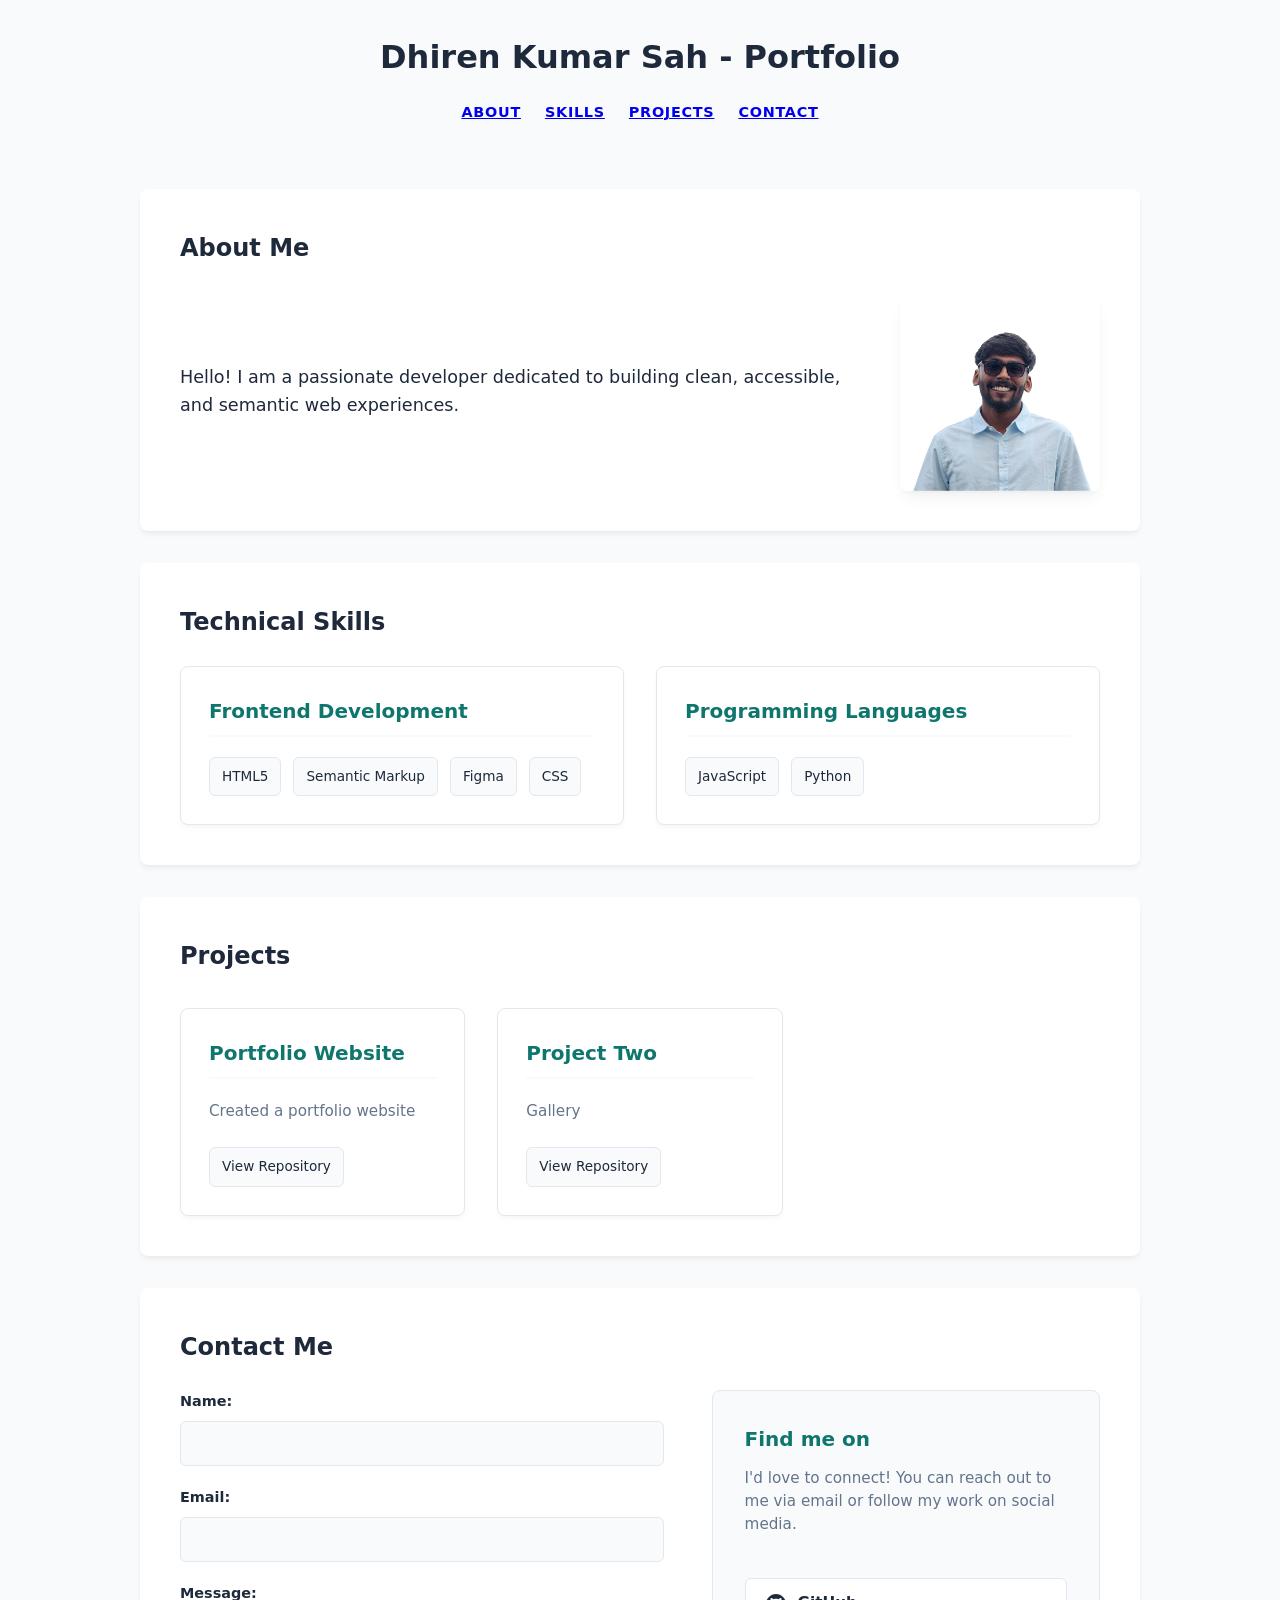
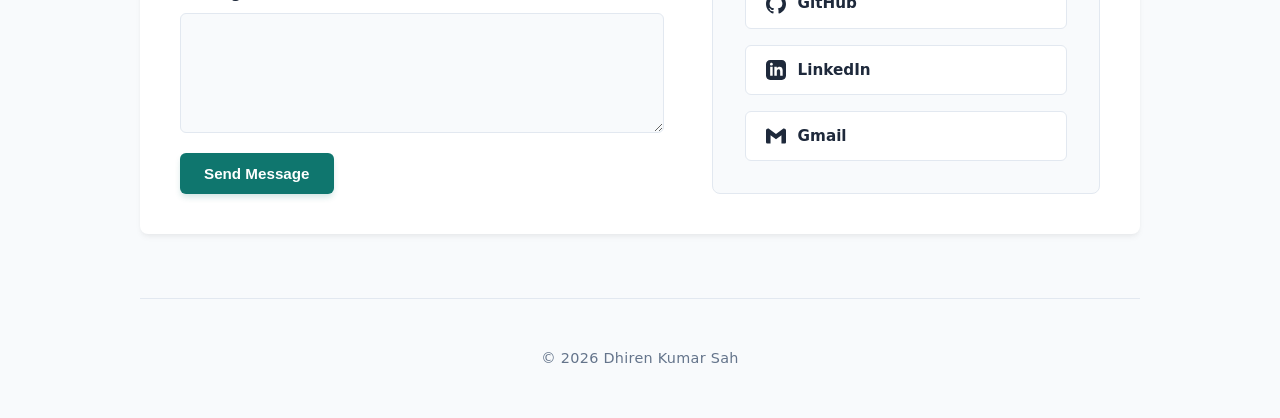
<file: index.html>
<!DOCTYPE html>
<html lang="en">

<head>
    <meta charset="UTF-8">
    <meta name="viewport" content="width=device-width, initial-scale=1.0">
    <link rel="stylesheet" href="CSS/style.css">
    <title>My Portfolio - HTML Only </title>
</head>

<body>
    <header>
        <h1>Dhiren Kumar Sah - Portfolio</h1>
        <nav>
            <ul>
                <li><a href="#about">About</a></li>
                <li><a href="#skills">Skills</a></li>
                <li><a href="#projects">Projects</a></li>
                <li><a href="#contact">Contact</a></li>
            </ul>
        </nav>
    </header>

    <main>
        <section id="about">
            <h2>About Me</h2>
            <div class="about-container">
                <div class="about-text">
                    <p>Hello! I am a passionate developer dedicated to building clean, accessible, and semantic web experiences.</p>
                </div>
                <div class="about-image">
                    <img src="img/Dhiren.jpg" alt="A professional headshot of Dhiren Kumar Sah" width="200">
                </div>
            </div>
        </section>

        <section id="skills">
            <h2>Technical Skills</h2>
            <div class="skills-grid">
                <div class="skill-card">
                    <h3>Frontend Development</h3>
                    <div class="skill-badges">
                        <span class="skill-badge">HTML5</span>
                        <span class="skill-badge">Semantic Markup</span>
                        <span class="skill-badge">Figma</span>
                        <span class="skill-badge">CSS</span>
                    </div>
                </div>
                <div class="skill-card">
                    <h3>Programming Languages</h3>
                    <div class="skill-badges">
                        <span class="skill-badge">JavaScript</span>
                        <span class="skill-badge">Python</span>
                    </div>
                </div>
            </div>
        </section>

        <section id="projects">
            <h2>Projects</h2>
            <article>
                <h3>Portfolio Website</h3>
                <p>Created a portfolio website </p>
                <a href="https://github.com/DhirenShah76/Portfolio-Website">View
                    Repository</a>
            </article>
            <article>
                <h3>Project Two</h3>
                <p>Gallery</p>
                <a href="https://github.com/DhirenShah76/Portfolio-Website">View
                    Repository</a>
            </article>
        </section>

        <section id="contact">
            <h2>Contact Me</h2>
            <div class="contact-container">
                <form action="mailto:sujanshah515@gmail.com" method="post" enctype="text/plain">
                    <div>
                        <label for="name">Name:</label>
                        <input type="text" id="name" name="name" required>
                    </div>
                    <div>
                        <label for="email">Email:</label>
                        <input type="email" id="email" name="email" required>
                    </div>
                    <div>
                        <label for="message">Message:</label>
                        <textarea id="message" name="message" required></textarea>
                    </div>
                    <button type="submit">Send Message</button>
                </form>
                
                <div class="contact-socials">
                    <h3>Find me on</h3>
                    <p>I'd love to connect! You can reach out to me via email or follow my work on social media.</p>
                    <div class="social-links">
                        <a href="https://github.com/DhirenShah76" target="_blank" rel="noopener noreferrer" class="social-btn github" id="social-github" title="GitHub Profile">
                            <svg xmlns="http://www.w3.org/2000/svg" viewBox="0 0 24 24"><path d="M12 0c-6.626 0-12 5.373-12 12 0 5.302 3.438 9.8 8.207 11.387.599.111.793-.261.793-.577v-2.234c-3.338.726-4.033-1.416-4.033-1.416-.546-1.387-1.333-1.756-1.333-1.756-1.089-.745.083-.729.083-.729 1.205.084 1.839 1.237 1.839 1.237 1.07 1.834 2.807 1.304 3.492.997.107-.775.418-1.305.762-1.604-2.665-.305-5.467-1.334-5.467-5.931 0-1.311.469-2.381 1.236-3.221-.124-.303-.535-1.524.117-3.176 0 0 1.008-.322 3.301 1.23.957-.266 1.983-.399 3.003-.404 1.02.005 2.047.138 3.006.404 2.291-1.552 3.297-1.23 3.297-1.23.653 1.653.242 2.874.118 3.176.77.84 1.235 1.911 1.235 3.221 0 4.609-2.807 5.624-5.479 5.921.43.372.823 1.102.823 2.222v3.293c0 .319.192.694.801.576 4.765-1.589 8.199-6.086 8.199-11.386 0-6.627-5.373-12-12-12z"/></svg>
                            <span>GitHub</span>
                        </a>
                        <a href="https://www.linkedin.com/in/dhiren-sah-a08912313/" target="_blank" rel="noopener noreferrer" class="social-btn linkedin" id="social-linkedin" title="LinkedIn Profile">
                            <svg xmlns="http://www.w3.org/2000/svg" viewBox="0 0 24 24"><path d="M19 0h-14c-2.761 0-5 2.239-5 5v14c0 2.761 2.239 5 5 5h14c2.762 0 5-2.239 5-5v-14c0-2.761-2.238-5-5-5zm-11 19h-3v-11h3v11zm-1.5-12.268c-.966 0-1.75-.779-1.75-1.75s.784-1.75 1.75-1.75 1.75.779 1.75 1.75-.784 1.75-1.75 1.75zm13.5 12.268h-3v-5.604c0-3.368-4-3.113-4 0v5.604h-3v-11h3v1.765c1.396-2.586 7-2.777 7 2.476v6.759z"/></svg>
                            <span>LinkedIn</span>
                        </a>
                        <a href="mailto:sujanshah515@gmail.com" class="social-btn gmail" id="social-gmail" title="Send Email">
                            <svg xmlns="http://www.w3.org/2000/svg" viewBox="0 0 24 24"><path d="M24 5.457v13.909c0 .904-.732 1.634-1.636 1.634h-3.818V11l-6.545 4.909L5.455 11v9.999H1.636A1.636 1.636 0 0 1 0 19.366V5.457c0-2.023 2.309-3.178 3.927-1.964L12 9.545l8.073-6.052C21.69 2.279 24 3.434 24 5.457z"/></svg>
                            <span>Gmail</span>
                        </a>
                    </div>
                </div>
            </div>
        </section>
    </main>

    <footer>
        <p>&copy; 2026 Dhiren Kumar Sah</p>
    </footer>

</body>

</html>
</file>
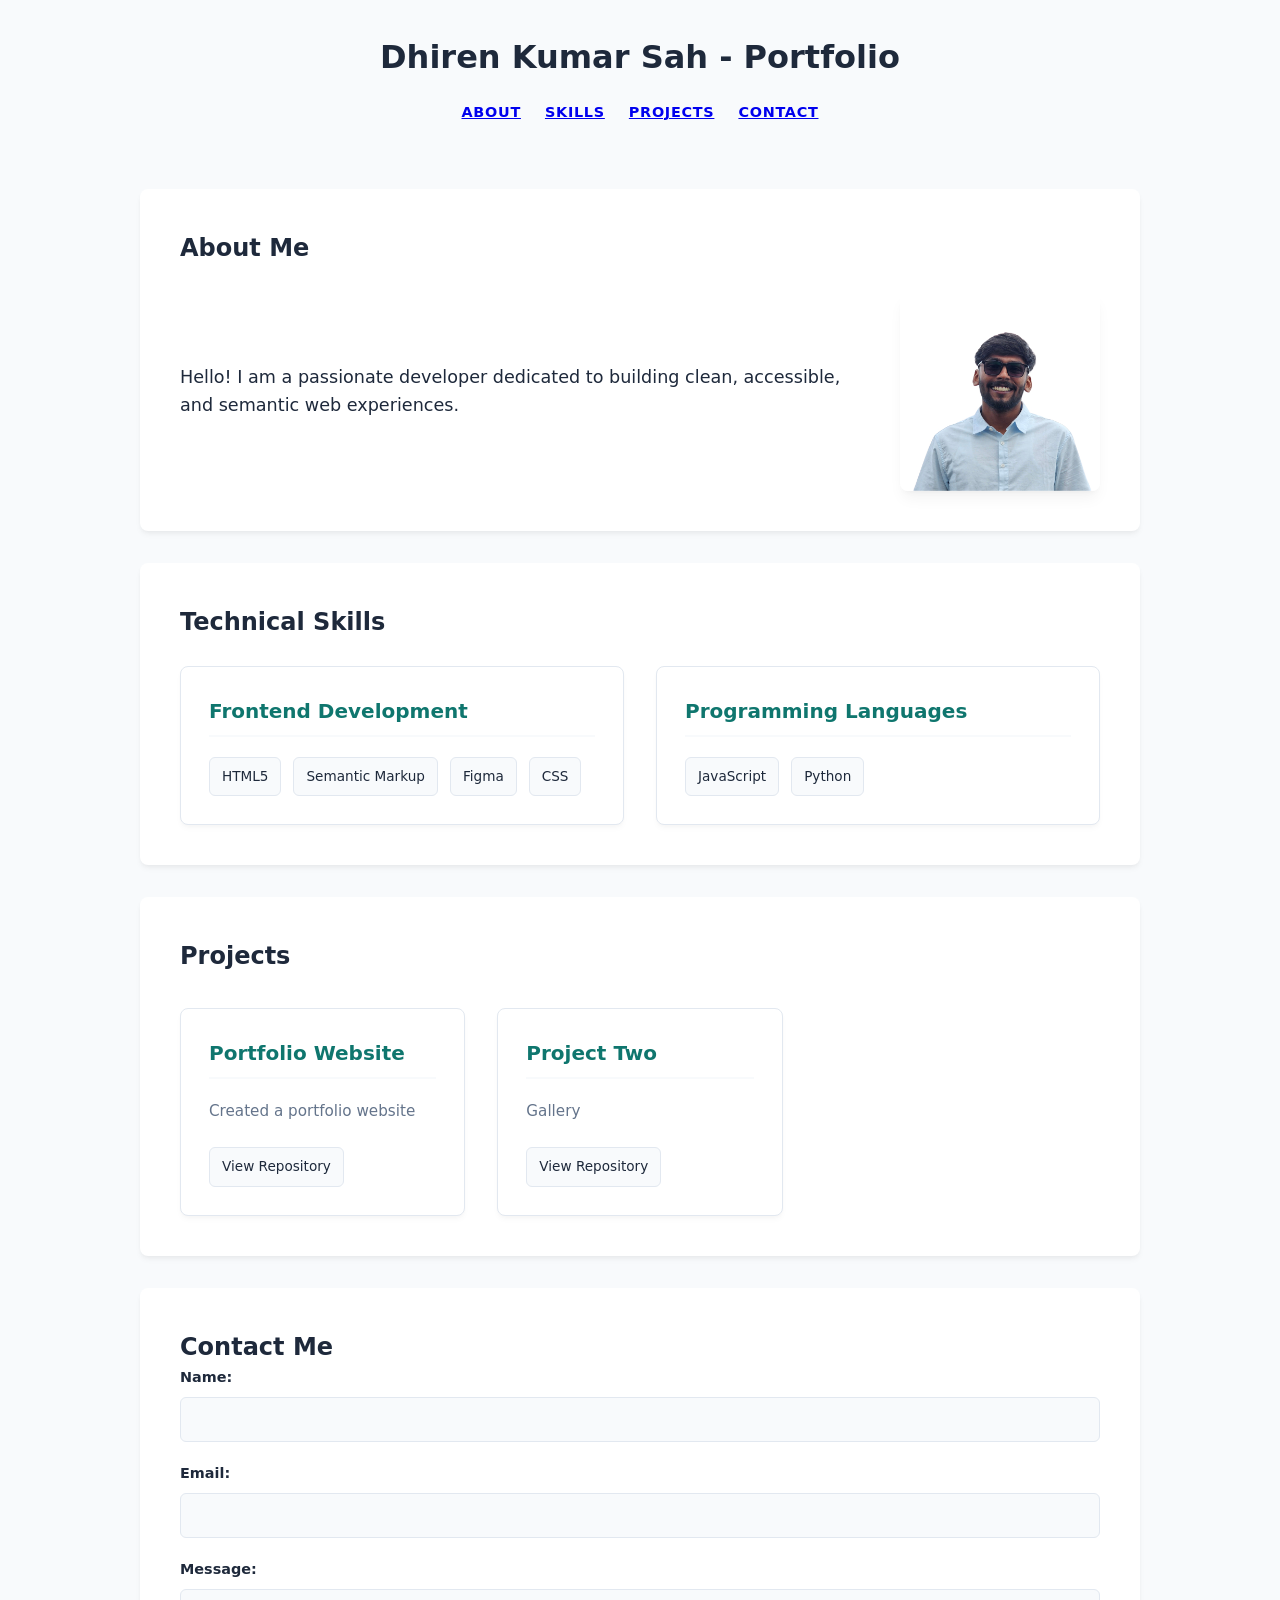
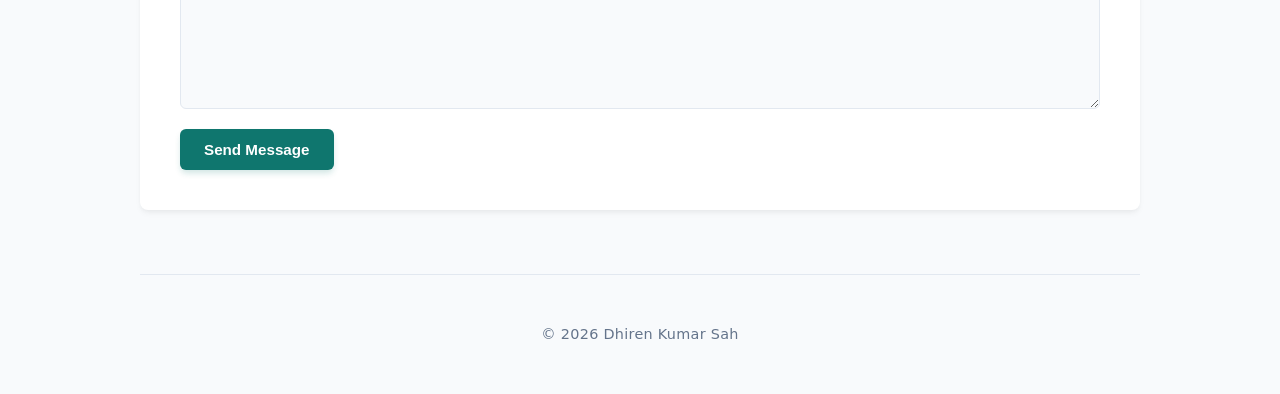
<file: portfolio.html>
<!DOCTYPE html>
<html lang="en">

<head>
    <meta charset="UTF-8">
    <meta name="viewport" content="width=device-width, initial-scale=1.0">
    <link rel="stylesheet" href="CSS/style.css">
    <title>My Portfolio - HTML Only </title>
</head>

<body>
    <header>
        <h1>Dhiren Kumar Sah - Portfolio</h1>
        <nav>
            <ul>
                <li><a href="#about">About</a></li>
                <li><a href="#skills">Skills</a></li>
                <li><a href="#projects">Projects</a></li>
                <li><a href="#contact">Contact</a></li>
            </ul>
        </nav>
    </header>

    <main>
        <section id="about">
            <h2>About Me</h2>
            <div class="about-container">
                <div class="about-text">
                    <p>Hello! I am a passionate developer dedicated to building clean, accessible, and semantic web experiences.</p>
                </div>
                <div class="about-image">
                    <img src="img/Dhiren.jpg" alt="A professional headshot of Dhiren Kumar Sah" width="200">
                </div>
            </div>
        </section>

        <section id="skills">
            <h2>Technical Skills</h2>
            <div class="skills-grid">
                <div class="skill-card">
                    <h3>Frontend Development</h3>
                    <div class="skill-badges">
                        <span class="skill-badge">HTML5</span>
                        <span class="skill-badge">Semantic Markup</span>
                        <span class="skill-badge">Figma</span>
                        <span class="skill-badge">CSS</span>
                    </div>
                </div>
                <div class="skill-card">
                    <h3>Programming Languages</h3>
                    <div class="skill-badges">
                        <span class="skill-badge">JavaScript</span>
                        <span class="skill-badge">Python</span>
                    </div>
                </div>
            </div>
        </section>

        <section id="projects">
            <h2>Projects</h2>
            <article>
                <h3>Portfolio Website</h3>
                <p>Created a portfolio website </p>
                <a href="https://github.com/DhirenShah76/Portfolio-Website">View
                    Repository</a>
            </article>
            <article>
                <h3>Project Two</h3>
                <p>Gallery</p>
                <a href="https://github.com/DhirenShah76/Portfolio-Website">View
                    Repository</a>
            </article>
        </section>

        <section id="contact">
            <h2>Contact Me</h2>
            <form action="sujanshah515@gmail.com" method="post" enctype="text/plain">
                <div>
                    <label for="name">Name:</label>
                    <input type="text" id="name" name="name" required>
                </div>
                <div>
                    <label for="email">Email:</label>
                    <input type="email" id="email" name="email" required>
                </div>
                <div>
                    <label for="message">Message:</label>
                    <textarea id="message" name="message" required></textarea>
                </div>
                <button type="submit">Send Message</button>
            </form>
        </section>
    </main>

    <footer>
        <p>&copy; 2026 Dhiren Kumar Sah</p>
    </footer>

</body>

</html>
</file>
<file: CSS/style.css>
:root {
    /* Color Palette */
    --bg-primary: #f8fafc;
    --bg-card: #ffffff;
    --text-main: #1e293b;
    --text-muted: #64748b;
    --accent: #0f766e;
    /* Professional Teal */
    --accent-hover: #115e59;
    --border-color: #e2e8f0;

    /* Layout & Spacing */
    --container-width: 1000px;
    --radius: 8px;
    --transition: all 0.3s ease;
}

* {
    box-sizing: border-box;
    margin: 0;
    padding: 0;
}

body {
    font-family: system-ui, -apple-system, BlinkMacSystemFont, 'Segoe UI', Roboto, Oxygen, Ubuntu, Cantarell, sans-serif;
    background-color: var(--bg-primary);
    color: var(--text-main);
    line-height: 1.6;
}

header,
main,
footer {
    width: 90%;
    max-width: var(--container-width);
    margin: 0 auto;
}

section {
    background-color: var(--bg-card);
    padding: 2.5rem;
    margin: 2rem 0;
    border-radius: var(--radius);
    box-shadow: 0 4px 6px -1px rgba(0, 0, 0, 0.05), 0 2px 4px -1px rgba(0, 0, 0, 0.03);
}


/* Header & Navigation */
header {
    display: flex;
    flex-direction: column;
    align-items: center;
    padding: 2rem 0;
    text-align: center;
}

header h1 {
    margin-bottom: 1rem;
}

nav ul {
    list-style: none;
    display: flex;
    gap: 1.5rem;
}

nav a {
    font-weight: 600;
    text-transform: uppercase;
    font-size: 0.9rem;
    letter-spacing: 0.05em;
}

nav a:hover {
    border-bottom: 2px solid var(--accent);
}

/* About Section */
.about-container {
    display: flex;
    align-items: center;
    gap: 3rem;
    margin-top: 1.5rem;
}

.about-image {
    flex: 0 0 200px;
}

.about-image img {
    width: 200px;
    height: auto;
    border-radius: var(--radius);
    display: block;
    box-shadow: 0 10px 15px -3px rgba(0, 0, 0, 0.05), 0 4px 6px -4px rgba(0, 0, 0, 0.05);
    transition: var(--transition);
}

.about-image img:hover {
    transform: scale(1.03);
    box-shadow: 0 20px 25px -5px rgba(0, 0, 0, 0.08), 0 8px 10px -6px rgba(0, 0, 0, 0.08);
}

.about-text {
    flex: 1;
}

.about-text p {
    font-size: 1.1rem;
    color: var(--text-main);
}

/* Technical Skills Section */
.skills-grid {
    display: grid;
    grid-template-columns: repeat(auto-fit, minmax(280px, 1fr));
    gap: 2rem;
    margin-top: 1.5rem;
}

.skill-card {
    background-color: var(--bg-card);
    border: 1px solid var(--border-color);
    padding: 1.75rem;
    border-radius: var(--radius);
    box-shadow: 0 4px 6px -1px rgba(0, 0, 0, 0.03), 0 2px 4px -1px rgba(0, 0, 0, 0.02);
    transition: transform 0.4s cubic-bezier(0.175, 0.885, 0.32, 1.275), box-shadow 0.4s ease, border-color 0.4s ease;
}

.skill-card:hover {
    transform: translateY(-8px) scale(1.02);
    box-shadow: 0 20px 25px -5px rgba(15, 118, 110, 0.15), 0 10px 10px -5px rgba(15, 118, 110, 0.1);
    border-color: var(--accent);
}

.skill-card h3 {
    margin-bottom: 1.25rem;
    color: var(--accent);
    font-size: 1.25rem;
    border-bottom: 2px solid var(--bg-primary);
    padding-bottom: 0.5rem;
}

.skill-badges {
    display: flex;
    flex-wrap: wrap;
    gap: 0.75rem;
}

.skill-badge {
    background-color: var(--bg-primary);
    color: var(--text-main);
    padding: 0.5rem 0.75rem;
    border-radius: 6px;
    font-size: 0.85rem;
    font-weight: 500;
    border: 1px solid var(--border-color);
    transition: var(--transition);
}

.skill-badge:hover {
    background-color: var(--accent);
    color: #ffffff;
    border-color: var(--accent);
    transform: scale(1.05);
}

/* Projects Section */
#projects {
    display: grid;
    grid-template-columns: repeat(auto-fit, minmax(280px, 1fr));
    gap: 2rem;
    margin-top: 1.5rem;
}

#projects h2 {
    grid-column: 1 / -1;
}

#projects article {
    background-color: var(--bg-card);
    border: 1px solid var(--border-color);
    padding: 1.75rem;
    border-radius: var(--radius);
    box-shadow: 0 4px 6px -1px rgba(0, 0, 0, 0.03), 0 2px 4px -1px rgba(0, 0, 0, 0.02);
    transition: transform 0.4s cubic-bezier(0.175, 0.885, 0.32, 1.275), box-shadow 0.4s ease, border-color 0.4s ease;
    display: flex;
    flex-direction: column;
}

#projects article:hover {
    transform: translateY(-8px) scale(1.02);
    box-shadow: 0 20px 25px -5px rgba(15, 118, 110, 0.15), 0 10px 10px -5px rgba(15, 118, 110, 0.1);
    border-color: var(--accent);
}

#projects article h3 {
    margin-bottom: 1.25rem;
    color: var(--accent);
    font-size: 1.25rem;
    border-bottom: 2px solid var(--bg-primary);
    padding-bottom: 0.5rem;
}

#projects article p {
    color: var(--text-muted);
    font-size: 0.95rem;
    margin-bottom: 1.5rem;
    flex-grow: 1;
}

#projects article a {
    display: inline-block;
    align-self: flex-start;
    background-color: var(--bg-primary);
    color: var(--text-main);
    padding: 0.5rem 0.75rem;
    border-radius: 6px;
    font-size: 0.85rem;
    font-weight: 500;
    text-decoration: none;
    border: 1px solid var(--border-color);
    transition: var(--transition);
}

#projects article a:hover {
    background-color: var(--accent);
    color: #ffffff;
    border-color: var(--accent);
    transform: scale(1.05);
}

/* Contact Section */
.contact-container {
    display: flex;
    gap: 3rem;
    margin-top: 1.5rem;
    align-items: stretch;
}

#contact form {
    flex: 1.2;
    margin: 0;
    display: flex;
    flex-direction: column;
    gap: 1.25rem;
}

.contact-socials {
    flex: 0.8;
    background-color: var(--bg-primary);
    padding: 2rem;
    border-radius: var(--radius);
    border: 1px solid var(--border-color);
    display: flex;
    flex-direction: column;
}

.contact-socials h3 {
    margin-bottom: 0.75rem;
    color: var(--accent);
    font-size: 1.25rem;
}

.contact-socials p {
    color: var(--text-muted);
    font-size: 0.95rem;
    margin-bottom: 1.5rem;
    line-height: 1.5;
}

.social-links {
    display: flex;
    flex-direction: column;
    gap: 1rem;
    margin-top: auto;
}

.social-btn {
    display: flex;
    align-items: center;
    gap: 0.75rem;
    padding: 0.75rem 1.25rem;
    border-radius: 6px;
    text-decoration: none;
    font-weight: 600;
    font-size: 0.95rem;
    color: var(--text-main);
    background-color: var(--bg-card);
    border: 1px solid var(--border-color);
    transition: var(--transition);
}

.social-btn svg {
    width: 20px;
    height: 20px;
    fill: currentColor;
    transition: transform 0.3s ease;
}

.social-btn:hover {
    color: #ffffff;
    transform: translateY(-3px);
    box-shadow: 0 4px 12px rgba(0, 0, 0, 0.1);
}

.social-btn:hover svg {
    transform: scale(1.1);
}

.social-btn.github:hover {
    background-color: #24292e;
    border-color: #24292e;
}

.social-btn.linkedin:hover {
    background-color: #0077b5;
    border-color: #0077b5;
}

.social-btn.gmail:hover {
    background-color: #ea4335;
    border-color: #ea4335;
}

#contact form div {
    display: flex;
    flex-direction: column;
    gap: 0.5rem;
}

#contact label {
    font-weight: 600;
    font-size: 0.9rem;
    color: var(--text-main);
}

#contact input,
#contact textarea {
    padding: 0.75rem 1rem;
    border: 1px solid var(--border-color);
    border-radius: 6px;
    font-family: inherit;
    font-size: 1rem;
    background-color: var(--bg-primary);
    color: var(--text-main);
    transition: var(--transition);
}

#contact input:focus,
#contact textarea:focus {
    outline: none;
    border-color: var(--accent);
    box-shadow: 0 0 0 3px rgba(15, 118, 110, 0.15);
}

#contact textarea {
    resize: vertical;
    min-height: 120px;
}

#contact button {
    align-self: flex-start;
    background-color: var(--accent);
    color: #ffffff;
    padding: 0.75rem 1.5rem;
    border: none;
    border-radius: 6px;
    font-size: 0.95rem;
    font-weight: 600;
    cursor: pointer;
    transition: var(--transition);
    box-shadow: 0 4px 6px -1px rgba(15, 118, 110, 0.2);
}

#contact button:hover {
    background-color: var(--accent-hover);
    transform: translateY(-2px);
    box-shadow: 0 6px 8px -1px rgba(15, 118, 110, 0.3);
}

#contact button:active {
    transform: translateY(0);
}

/* Responsive Design */
@media (max-width: 768px) {
    .about-container {
        flex-direction: column-reverse;
        text-align: center;
        gap: 1.5rem;
    }

    .about-image {
        flex: 0 0 auto;
    }

    .skills-grid,
    #projects {
        grid-template-columns: 1fr;
        gap: 1.5rem;
    }

    .contact-container {
        flex-direction: column;
        gap: 2rem;
    }
}

/* Footer Section */
footer {
    text-align: center;
    padding: 3rem 0;
    margin-top: 4rem;
    border-top: 1px solid var(--border-color);
}

footer p {
    color: var(--text-muted);
    font-size: 0.9rem;
    font-weight: 500;
    letter-spacing: 0.02em;
    transition: var(--transition);
}

footer p:hover {
    color: var(--accent);
}
</file>
